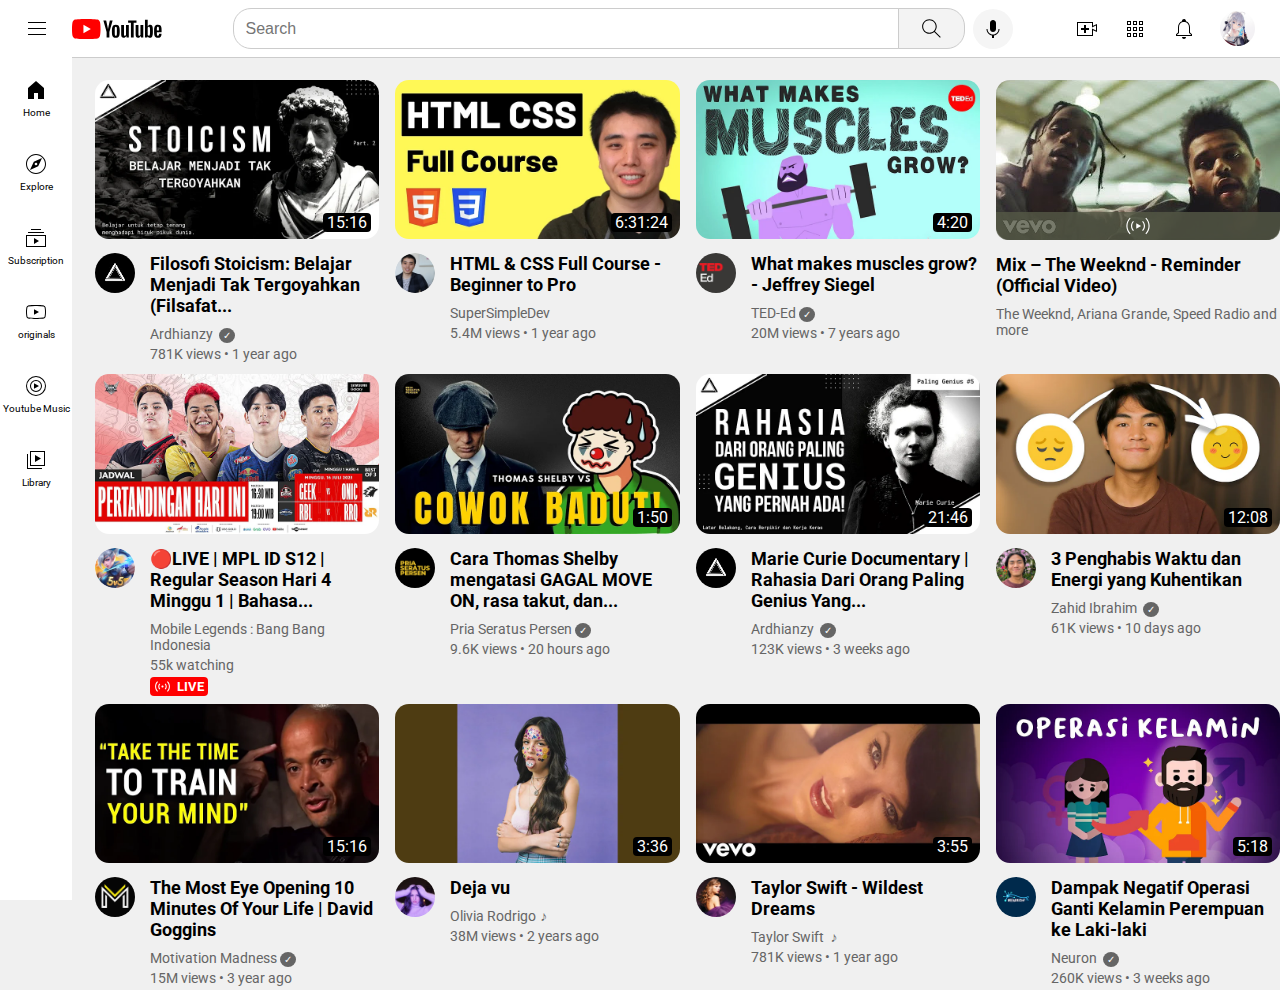
<file: index.html>
<!DOCTYPE html>
<html lang="id">
  <head>
    <title>youtube by firja</title>
    <link rel="stylesheet" href="css/header.css">
    <link rel="stylesheet" href="css/general.css">
    <link rel="stylesheet" href="css/sidebar.css">
    <link rel="stylesheet" href="css/main.css">
    <link rel="preconnect" href="https://fonts.googleapis.com">
    <link rel="preconnect" href="https://fonts.gstatic.com" crossorigin>
    <link href="https://fonts.googleapis.com/css2?family=Roboto:wght@400;700&display=swap" rel="stylesheet">
  </head>
  <body>

    <header class="head">
      <div class="h-left">
        <img src="icon/hamburger-menu.svg" class="left-icon1">
        <img src="icon/youtube-logo.svg" class="left-icon2">
      </div>
      <div class="h-center">
        <input type="search" class="center-input" placeholder="Search">
        <div class="container-center-hover">  
          <button class="center-button1">
            <img src="icon/search.svg" class="center-icon1">
          </button>
          <div class="abs1">Search</div>
        </div>
        <div class="container-center-hover">        
          <button class="center-button2">
            <img src="icon/voice-search-icon.svg" class="center-icon2">
          </button>
          <div class="abs1">Search with your voice</div>
        </div>
      </div>
      <div class="h-right">
        <div class="container-center-hover">
          <img src="icon/upload.svg" class="right-icon1">
          <div class="abs1">Create</div>
        </div>       
        <div class="container-center-hover">
          <img src="icon/youtube-apps.svg" class="right-icon1">
          <div class="abs1">Youtube apps</div>
        </div>              
        <div class="container-center-hover">
          <img src="icon/notifications.svg" class="right-icon1">
          <div class="abs1">Notifications</div>
        </div>                            
        <img src="Profile-thumbnail/pxfuel.jpg" class="right-profile">                                  
      </div>
    </header>

    <nav class="sidebar">
      <div class="div-sidebar-icon">
        <img src="icon/home.svg" class="sidebar-icon-1">
        <div>Home</div>
      </div>
      <div class="div-sidebar-icon">
        <img src="icon/explore.svg" class="sidebar-icon-1">
        <div>Explore</div>
      </div>
      <div class="div-sidebar-icon">
        <img src="icon/subscriptions.svg" class="sidebar-icon-1">
        <div>Subscription</div>
      </div>
      <div class="div-sidebar-icon">
        <img src="icon/originals.svg" class="sidebar-icon-1">
        <div>originals</div>
      </div>
      <div class="div-sidebar-icon">
        <img src="icon/youtube-music.svg" class="sidebar-icon-1">
        <div>Youtube Music</div>
      </div>
      <div class="div-sidebar-icon">
        <img src="icon/library.svg" class="sidebar-icon-1">
        <div>Library</div>
      </div>
    </nav>

    <main>
      <div class="container-whole-vidio">
        <div class="container-vidio">
          <div class="container-thumbnail">
            <img src="Profile-thumbnail/thumbnail-1.webp" class="thumbnail">
            <div class="time">15:16</div>
          </div>
          <div class="profile-title">
            <div class="container-Profile">
              <img src="Profile-thumbnail/profile-1.jpg" class="profile-picture">
            </div>
            <div class="container-title">
              <div class="title">Filosofi Stoicism: Belajar Menjadi Tak Tergoyahkan (Filsafat...</div>
              <div class="name-views">Ardhianzy <Span class="centang">✓</Span></div>
              <div class="name-views">781K views &#x2022; 1 year ago</div>
            </div>
          </div>
        </div>

        <div class="container-vidio">
          <div class="container-thumbnail">
            <img src="Profile-thumbnail/thumbnail-2.webp" class="thumbnail">
            <div class="time">6:31:24</div>
          </div>
          <div class="profile-title">
            <div class="container-Profile">
              <img src="Profile-thumbnail/profile-2.jpg" class="profile-picture">
            </div>
            <div class="container-title">
              <div class="title">HTML & CSS Full Course - Beginner to Pro</div>
              <div class="name-views">SuperSimpleDev</div>
              <div class="name-views">5.4M views &#x2022; 1 year ago</div>
            </div>
          </div>
        </div>

        <div class="container-vidio">
          <div class="container-thumbnail">
            <img src="Profile-thumbnail/thumbnail-3.webp" class="thumbnail">
            <div class="time">4:20</div>
          </div>
          <div class="profile-title">
            <div class="container-Profile">
              <img src="Profile-thumbnail/profile-3.jpg" class="profile-picture">
            </div>
            <div class="container-title">
              <div class="title">What makes muscles grow? - Jeffrey Siegel</div>
              <div class="name-views">TED-Ed<Span class="centang">✓</Span></div>
              <div class="name-views">20M views &#x2022; 7 years ago</div>
            </div>
          </div>
        </div>

        <div class="container-vidio">
          <div class="container-thumbnail">
            <img src="Profile-thumbnail/thumbnail-4.jpg" class="thumbnail">
            <div class="container-svg">
              <div class="svg">
                <svg height="24" viewBox="0 0 24 24" width="24" focusable="false" style="pointer-events: none;  width: 100%; height: 100%;"><path d="M10.5 14.41V9.6l4.17 2.4-4.17 2.41zM8.48 8.45l-.71-.7C6.68 8.83 6 10.34 6 12s.68 3.17 1.77 4.25l.71-.71C7.57 14.64 7 13.39 7 12s.57-2.64 1.48-3.55zm7.75-.7-.71.71c.91.9 1.48 2.15 1.48 3.54s-.57 2.64-1.48 3.55l.71.71C17.32 15.17 18 13.66 18 12s-.68-3.17-1.77-4.25zM5.65 5.63l-.7-.71C3.13 6.73 2 9.24 2 12s1.13 5.27 2.95 7.08l.71-.71C4.02 16.74 3 14.49 3 12s1.02-4.74 2.65-6.37zm13.4-.71-.71.71C19.98 7.26 21 9.51 21 12s-1.02 4.74-2.65 6.37l.71.71C20.87 17.27 22 14.76 22 12s-1.13-5.27-2.95-7.08z"></path></svg>
              </div>
            </div>
          </div>
          <div class="profile-title">
            <div class="container-title">
              <div class="title">Mix – The Weeknd - Reminder (Official Video)</div>
              <div class="name-views">The Weeknd, Ariana Grande, Speed Radio and more</div>
            </div>
          </div>
        </div>

        <div class="container-vidio">
          <div class="container-thumbnail">
            <img src="Profile-thumbnail/thumbnail-5.webp" class="thumbnail">
          </div>
          <div class="profile-title">
            <div class="container-Profile">
              <img src="Profile-thumbnail/profile-5.jpg" class="profile-picture">
            </div>
            <div class="container-title">
              <div class="title">🔴LIVE | MPL ID S12 | Regular Season Hari 4 Minggu 1 | Bahasa...</div>
              <div class="name-views">Mobile Legends : Bang Bang Indonesia</div>
              <div class="name-views">55k watching</div>
              <div class="live">
                <svg height="16" viewBox="0 0 16 16" width="16" focusable="false" style="pointer-events: none; display: block; width: 100%; height: 100%;"><path d="M9 8c0 .55-.45 1-1 1s-1-.45-1-1 .45-1 1-1 1 .45 1 1Zm1.11 2.13.71.71C11.55 10.11 12 9.11 12 8c0-1.11-.45-2.11-1.18-2.84l-.71.71c.55.55.89 1.3.89 2.13 0 .83-.34 1.58-.89 2.13Zm-4.93.71.71-.71C5.34 9.58 5 8.83 5 8c0-.83.34-1.58.89-2.13l-.71-.71C4.45 5.89 4 6.89 4 8c0 1.11.45 2.11 1.18 2.84Zm7.05 1.41.71.71C14.21 11.69 15 9.94 15 8s-.79-3.69-2.06-4.96l-.71.71C13.32 4.84 14 6.34 14 8c0 1.66-.68 3.16-1.77 4.25Zm-9.17.71.71-.71C2.68 11.16 2 9.66 2 8c0-1.66.68-3.16 1.77-4.25l-.71-.71C1.79 4.31 1 6.06 1 8s.79 3.69 2.06 4.96Z"></path></svg>
                <div style="margin-left: 6px; color: white; font-size: 13px;">LIVE</div>
              </div>
            </div>
          </div>
        </div>

        <div class="container-vidio">
          <div class="container-thumbnail">
            <img src="Profile-thumbnail/thumbnail-6.webp" class="thumbnail">
            <div class="time">1:50</div>
          </div>
          <div class="profile-title">
            <div class="container-Profile">
              <img src="Profile-thumbnail/profile-6.jpg" class="profile-picture">
            </div>
            <div class="container-title">
              <div class="title">Cara Thomas Shelby mengatasi GAGAL MOVE ON, rasa takut, dan...</div>
              <div class="name-views">Pria Seratus Persen<Span class="centang">✓</Span></div>
              <div class="name-views">9.6K views &#x2022; 20 hours ago</div>            
            </div>
          </div>
        </div>

        <div class="container-vidio">
          <div class="container-thumbnail">
            <img src="Profile-thumbnail/thumbnail8.webp" class="thumbnail">
            <div class="time">21:46</div>
          </div>
          <div class="profile-title">
            <div class="container-Profile">
              <img src="Profile-thumbnail/profile-1.jpg" class="profile-picture">
            </div>
            <div class="container-title">
              <div class="title">Marie Curie Documentary | Rahasia Dari Orang Paling Genius Yang...</div>
              <div class="name-views">Ardhianzy <Span class="centang">✓</Span></div>
              <div class="name-views">123K views &#x2022; 3 weeks ago</div>
            </div>
          </div>
        </div>

        <div class="container-vidio">
          <div class="container-thumbnail">
            <img src="Profile-thumbnail/thumbnail-9.webp" class="thumbnail">
            <div class="time">12:08</div>
          </div>
          <div class="profile-title">
            <div class="container-Profile">
              <img src="Profile-thumbnail/profile-8.jpg" class="profile-picture">
            </div>
            <div class="container-title">
              <div class="title">3 Penghabis Waktu dan Energi yang Kuhentikan</div>
              <div class="name-views">Zahid Ibrahim <Span class="centang">✓</Span></div>
              <div class="name-views">61K views &#x2022; 10 days ago</div>
            </div>
          </div>
        </div>

        <div class="container-vidio">
          <div class="container-thumbnail">
            <img src="Profile-thumbnail/thumbnail-7.webp" class="thumbnail">
            <div class="time">15:16</div>
          </div>
          <div class="profile-title">
            <div class="container-Profile">
              <img src="Profile-thumbnail/profile7.jpg" class="profile-picture">
            </div>
            <div class="container-title">
              <div class="title">The Most Eye Opening 10 Minutes Of Your Life | David Goggins</div>
              <div class="name-views">Motivation Madness<Span class="centang">✓</Span></div>
              <div class="name-views">15M views &#x2022; 3 year ago</div>
            </div>
          </div>
        </div>

        <div class="container-vidio">
          <div class="container-thumbnail">
            <img src="Profile-thumbnail/thumbnail-10.webp" class="thumbnail">
            <div class="time">3:36</div>
          </div>
          <div class="profile-title">
            <div class="container-Profile">
              <img src="Profile-thumbnail/profile-10.jpg" class="profile-picture">
            </div>
            <div class="container-title">
              <div class="title">Deja vu</div>
              <div class="name-views">Olivia Rodrigo<Span style="margin-left: 4px;">♪</Span></div>
              <div class="name-views">38M views &#x2022; 2 years ago</div>
            </div>
          </div>
        </div>

        <div class="container-vidio">
          <div class="container-thumbnail">
            <img src="Profile-thumbnail/thumbnail-11.webp" class="thumbnail">
            <div class="time">3:55</div>
          </div>
          <div class="profile-title">
            <div class="container-Profile">
              <img src="Profile-thumbnail/profile-11.jpg" class="profile-picture">
            </div>
            <div class="container-title">
              <div class="title">Taylor Swift - Wildest Dreams</div>
              <div class="name-views">Taylor Swift <Span style="margin-left: 4px;">♪</Span></div>
              <div class="name-views">781K views &#x2022; 1 year ago</div>
            </div>
          </div>
        </div>

        <div class="container-vidio">
          <div class="container-thumbnail">
            <img src="Profile-thumbnail/thumbnail-12.webp" class="thumbnail">
            <div class="time">5:18</div>
          </div>
          <div class="profile-title">
            <div class="container-Profile">
              <img src="Profile-thumbnail/profile-12.jpg" class="profile-picture">
            </div>
            <div class="container-title">
              <div class="title">Dampak Negatif Operasi Ganti Kelamin Perempuan ke Laki-laki</div>
              <div class="name-views">Neuron <Span class="centang">✓</Span></div>
              <div class="name-views">260K views &#x2022; 3 weeks ago</div>
            </div>
          </div>
        </div>

      </div>
    </main>
  </body>
</html>
</file>
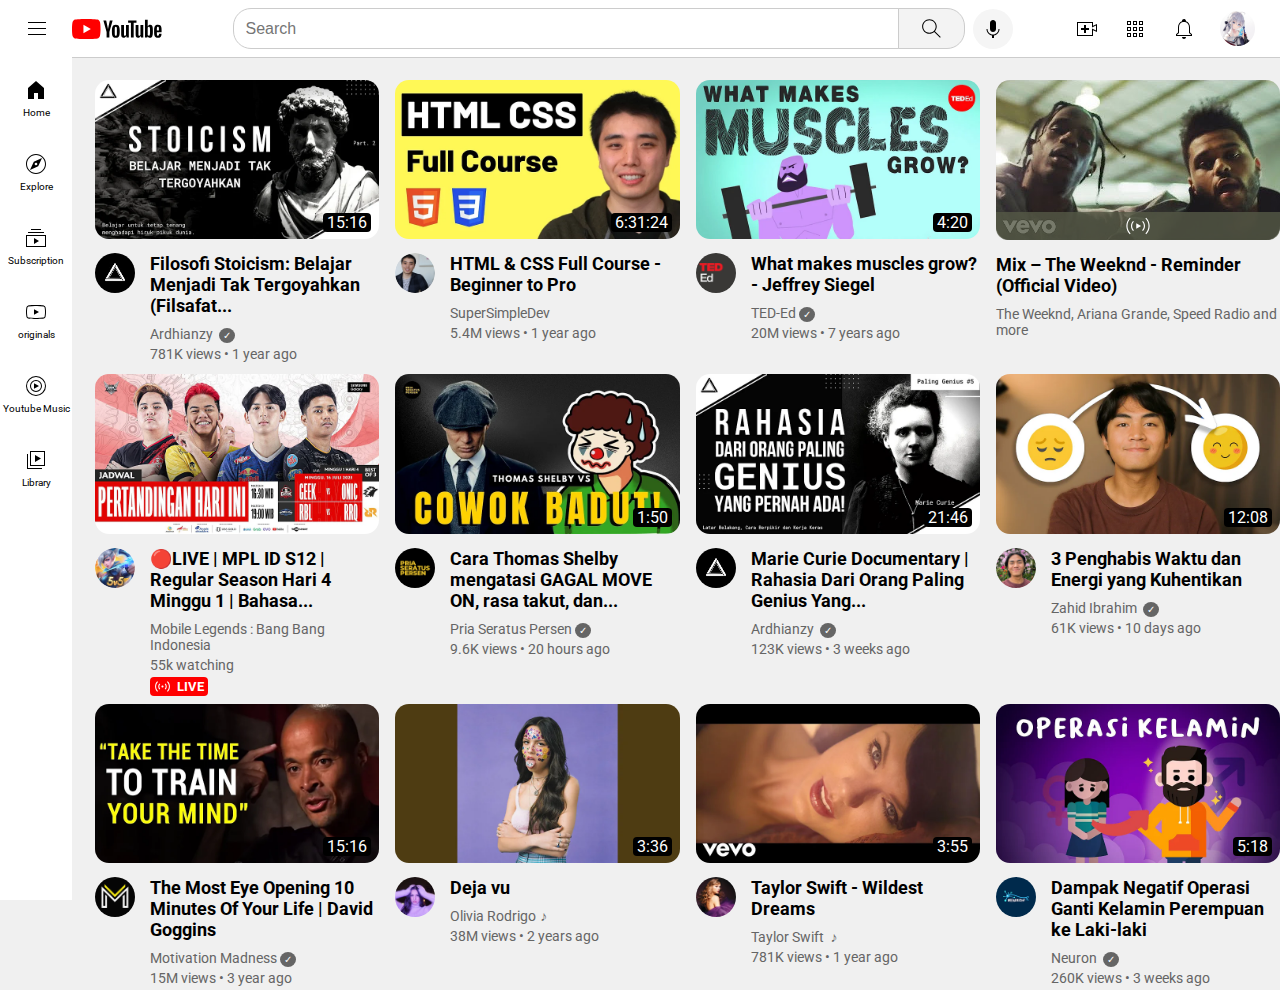
<file: youtube.html>
<!DOCTYPE html>
<html lang="id">
  <head>
    <title>youtube by firja</title>
    <link rel="stylesheet" href="css/header.css">
    <link rel="stylesheet" href="css/general.css">
    <link rel="stylesheet" href="css/sidebar.css">
    <link rel="stylesheet" href="css/main.css">
    <link rel="preconnect" href="https://fonts.googleapis.com">
    <link rel="preconnect" href="https://fonts.gstatic.com" crossorigin>
    <link href="https://fonts.googleapis.com/css2?family=Roboto:wght@400;700&display=swap" rel="stylesheet">
  </head>
  <body>

    <header class="head">
      <div class="h-left">
        <img src="icon/hamburger-menu.svg" class="left-icon1">
        <img src="icon/youtube-logo.svg" class="left-icon2">
      </div>
      <div class="h-center">
        <input type="search" class="center-input" placeholder="Search">
        <div class="container-center-hover">  
          <button class="center-button1">
            <img src="icon/search.svg" class="center-icon1">
          </button>
          <div class="abs1">Search</div>
        </div>
        <div class="container-center-hover">        
          <button class="center-button2">
            <img src="icon/voice-search-icon.svg" class="center-icon2">
          </button>
          <div class="abs1">Search with your voice</div>
        </div>
      </div>
      <div class="h-right">
        <div class="container-center-hover">
          <img src="icon/upload.svg" class="right-icon1">
          <div class="abs1">Create</div>
        </div>       
        <div class="container-center-hover">
          <img src="icon/youtube-apps.svg" class="right-icon1">
          <div class="abs1">Youtube apps</div>
        </div>              
        <div class="container-center-hover">
          <img src="icon/notifications.svg" class="right-icon1">
          <div class="abs1">Notifications</div>
        </div>                            
        <img src="Profile-thumbnail/pxfuel.jpg" class="right-profile">                                  
      </div>
    </header>

    <nav class="sidebar">
      <div class="div-sidebar-icon">
        <img src="icon/home.svg" class="sidebar-icon-1">
        <div>Home</div>
      </div>
      <div class="div-sidebar-icon">
        <img src="icon/explore.svg" class="sidebar-icon-1">
        <div>Explore</div>
      </div>
      <div class="div-sidebar-icon">
        <img src="icon/subscriptions.svg" class="sidebar-icon-1">
        <div>Subscription</div>
      </div>
      <div class="div-sidebar-icon">
        <img src="icon/originals.svg" class="sidebar-icon-1">
        <div>originals</div>
      </div>
      <div class="div-sidebar-icon">
        <img src="icon/youtube-music.svg" class="sidebar-icon-1">
        <div>Youtube Music</div>
      </div>
      <div class="div-sidebar-icon">
        <img src="icon/library.svg" class="sidebar-icon-1">
        <div>Library</div>
      </div>
    </nav>

    <main>
      <div class="container-whole-vidio">
        <div class="container-vidio">
          <div class="container-thumbnail">
            <img src="Profile-thumbnail/thumbnail-1.webp" class="thumbnail">
            <div class="time">15:16</div>
          </div>
          <div class="profile-title">
            <div class="container-Profile">
              <img src="Profile-thumbnail/profile-1.jpg" class="profile-picture">
            </div>
            <div class="container-title">
              <div class="title">Filosofi Stoicism: Belajar Menjadi Tak Tergoyahkan (Filsafat...</div>
              <div class="name-views">Ardhianzy <Span class="centang">✓</Span></div>
              <div class="name-views">781K views &#x2022; 1 year ago</div>
            </div>
          </div>
        </div>

        <div class="container-vidio">
          <div class="container-thumbnail">
            <img src="Profile-thumbnail/thumbnail-2.webp" class="thumbnail">
            <div class="time">6:31:24</div>
          </div>
          <div class="profile-title">
            <div class="container-Profile">
              <img src="Profile-thumbnail/profile-2.jpg" class="profile-picture">
            </div>
            <div class="container-title">
              <div class="title">HTML & CSS Full Course - Beginner to Pro</div>
              <div class="name-views">SuperSimpleDev</div>
              <div class="name-views">5.4M views &#x2022; 1 year ago</div>
            </div>
          </div>
        </div>

        <div class="container-vidio">
          <div class="container-thumbnail">
            <img src="Profile-thumbnail/thumbnail-3.webp" class="thumbnail">
            <div class="time">4:20</div>
          </div>
          <div class="profile-title">
            <div class="container-Profile">
              <img src="Profile-thumbnail/profile-3.jpg" class="profile-picture">
            </div>
            <div class="container-title">
              <div class="title">What makes muscles grow? - Jeffrey Siegel</div>
              <div class="name-views">TED-Ed<Span class="centang">✓</Span></div>
              <div class="name-views">20M views &#x2022; 7 years ago</div>
            </div>
          </div>
        </div>

        <div class="container-vidio">
          <div class="container-thumbnail">
            <img src="Profile-thumbnail/thumbnail-4.jpg" class="thumbnail">
            <div class="container-svg">
              <div class="svg">
                <svg height="24" viewBox="0 0 24 24" width="24" focusable="false" style="pointer-events: none;  width: 100%; height: 100%;"><path d="M10.5 14.41V9.6l4.17 2.4-4.17 2.41zM8.48 8.45l-.71-.7C6.68 8.83 6 10.34 6 12s.68 3.17 1.77 4.25l.71-.71C7.57 14.64 7 13.39 7 12s.57-2.64 1.48-3.55zm7.75-.7-.71.71c.91.9 1.48 2.15 1.48 3.54s-.57 2.64-1.48 3.55l.71.71C17.32 15.17 18 13.66 18 12s-.68-3.17-1.77-4.25zM5.65 5.63l-.7-.71C3.13 6.73 2 9.24 2 12s1.13 5.27 2.95 7.08l.71-.71C4.02 16.74 3 14.49 3 12s1.02-4.74 2.65-6.37zm13.4-.71-.71.71C19.98 7.26 21 9.51 21 12s-1.02 4.74-2.65 6.37l.71.71C20.87 17.27 22 14.76 22 12s-1.13-5.27-2.95-7.08z"></path></svg>
              </div>
            </div>
          </div>
          <div class="profile-title">
            <div class="container-title">
              <div class="title">Mix – The Weeknd - Reminder (Official Video)</div>
              <div class="name-views">The Weeknd, Ariana Grande, Speed Radio and more</div>
            </div>
          </div>
        </div>

        <div class="container-vidio">
          <div class="container-thumbnail">
            <img src="Profile-thumbnail/thumbnail-5.webp" class="thumbnail">
          </div>
          <div class="profile-title">
            <div class="container-Profile">
              <img src="Profile-thumbnail/profile-5.jpg" class="profile-picture">
            </div>
            <div class="container-title">
              <div class="title">🔴LIVE | MPL ID S12 | Regular Season Hari 4 Minggu 1 | Bahasa...</div>
              <div class="name-views">Mobile Legends : Bang Bang Indonesia</div>
              <div class="name-views">55k watching</div>
              <div class="live">
                <svg height="16" viewBox="0 0 16 16" width="16" focusable="false" style="pointer-events: none; display: block; width: 100%; height: 100%;"><path d="M9 8c0 .55-.45 1-1 1s-1-.45-1-1 .45-1 1-1 1 .45 1 1Zm1.11 2.13.71.71C11.55 10.11 12 9.11 12 8c0-1.11-.45-2.11-1.18-2.84l-.71.71c.55.55.89 1.3.89 2.13 0 .83-.34 1.58-.89 2.13Zm-4.93.71.71-.71C5.34 9.58 5 8.83 5 8c0-.83.34-1.58.89-2.13l-.71-.71C4.45 5.89 4 6.89 4 8c0 1.11.45 2.11 1.18 2.84Zm7.05 1.41.71.71C14.21 11.69 15 9.94 15 8s-.79-3.69-2.06-4.96l-.71.71C13.32 4.84 14 6.34 14 8c0 1.66-.68 3.16-1.77 4.25Zm-9.17.71.71-.71C2.68 11.16 2 9.66 2 8c0-1.66.68-3.16 1.77-4.25l-.71-.71C1.79 4.31 1 6.06 1 8s.79 3.69 2.06 4.96Z"></path></svg>
                <div style="margin-left: 6px; color: white; font-size: 13px;">LIVE</div>
              </div>
            </div>
          </div>
        </div>

        <div class="container-vidio">
          <div class="container-thumbnail">
            <img src="Profile-thumbnail/thumbnail-6.webp" class="thumbnail">
            <div class="time">1:50</div>
          </div>
          <div class="profile-title">
            <div class="container-Profile">
              <img src="Profile-thumbnail/profile-6.jpg" class="profile-picture">
            </div>
            <div class="container-title">
              <div class="title">Cara Thomas Shelby mengatasi GAGAL MOVE ON, rasa takut, dan...</div>
              <div class="name-views">Pria Seratus Persen<Span class="centang">✓</Span></div>
              <div class="name-views">9.6K views &#x2022; 20 hours ago</div>            
            </div>
          </div>
        </div>

        <div class="container-vidio">
          <div class="container-thumbnail">
            <img src="Profile-thumbnail/thumbnail8.webp" class="thumbnail">
            <div class="time">21:46</div>
          </div>
          <div class="profile-title">
            <div class="container-Profile">
              <img src="Profile-thumbnail/profile-1.jpg" class="profile-picture">
            </div>
            <div class="container-title">
              <div class="title">Marie Curie Documentary | Rahasia Dari Orang Paling Genius Yang...</div>
              <div class="name-views">Ardhianzy <Span class="centang">✓</Span></div>
              <div class="name-views">123K views &#x2022; 3 weeks ago</div>
            </div>
          </div>
        </div>

        <div class="container-vidio">
          <div class="container-thumbnail">
            <img src="Profile-thumbnail/thumbnail-9.webp" class="thumbnail">
            <div class="time">12:08</div>
          </div>
          <div class="profile-title">
            <div class="container-Profile">
              <img src="Profile-thumbnail/profile-8.jpg" class="profile-picture">
            </div>
            <div class="container-title">
              <div class="title">3 Penghabis Waktu dan Energi yang Kuhentikan</div>
              <div class="name-views">Zahid Ibrahim <Span class="centang">✓</Span></div>
              <div class="name-views">61K views &#x2022; 10 days ago</div>
            </div>
          </div>
        </div>

        <div class="container-vidio">
          <div class="container-thumbnail">
            <img src="Profile-thumbnail/thumbnail-7.webp" class="thumbnail">
            <div class="time">15:16</div>
          </div>
          <div class="profile-title">
            <div class="container-Profile">
              <img src="Profile-thumbnail/profile7.jpg" class="profile-picture">
            </div>
            <div class="container-title">
              <div class="title">The Most Eye Opening 10 Minutes Of Your Life | David Goggins</div>
              <div class="name-views">Motivation Madness<Span class="centang">✓</Span></div>
              <div class="name-views">15M views &#x2022; 3 year ago</div>
            </div>
          </div>
        </div>

        <div class="container-vidio">
          <div class="container-thumbnail">
            <img src="Profile-thumbnail/thumbnail-10.webp" class="thumbnail">
            <div class="time">3:36</div>
          </div>
          <div class="profile-title">
            <div class="container-Profile">
              <img src="Profile-thumbnail/profile-10.jpg" class="profile-picture">
            </div>
            <div class="container-title">
              <div class="title">Deja vu</div>
              <div class="name-views">Olivia Rodrigo<Span style="margin-left: 4px;">♪</Span></div>
              <div class="name-views">38M views &#x2022; 2 years ago</div>
            </div>
          </div>
        </div>

        <div class="container-vidio">
          <div class="container-thumbnail">
            <img src="Profile-thumbnail/thumbnail-11.webp" class="thumbnail">
            <div class="time">3:55</div>
          </div>
          <div class="profile-title">
            <div class="container-Profile">
              <img src="Profile-thumbnail/profile-11.jpg" class="profile-picture">
            </div>
            <div class="container-title">
              <div class="title">Taylor Swift - Wildest Dreams</div>
              <div class="name-views">Taylor Swift <Span style="margin-left: 4px;">♪</Span></div>
              <div class="name-views">781K views &#x2022; 1 year ago</div>
            </div>
          </div>
        </div>

        <div class="container-vidio">
          <div class="container-thumbnail">
            <img src="Profile-thumbnail/thumbnail-12.webp" class="thumbnail">
            <div class="time">5:18</div>
          </div>
          <div class="profile-title">
            <div class="container-Profile">
              <img src="Profile-thumbnail/profile-12.jpg" class="profile-picture">
            </div>
            <div class="container-title">
              <div class="title">Dampak Negatif Operasi Ganti Kelamin Perempuan ke Laki-laki</div>
              <div class="name-views">Neuron <Span class="centang">✓</Span></div>
              <div class="name-views">260K views &#x2022; 3 weeks ago</div>
            </div>
          </div>
        </div>

      </div>
    </main>
  </body>
</html>
</file>
<file: css/header.css>
.head {
  display: flex;
  justify-content: space-between;
  align-items: center;
  height: 57px;
  position: fixed;
  right: 0;
  top: 0;
  left: 0;
  border-bottom: 1px solid rgb(204, 204, 204);
  z-index: 100;
  background-color: white;
}

.h-left {
  display: flex;
  align-items: center;
  margin-left: 25px;
}

.left-icon1 {
  width: 24px;
  margin-right: 23px;
  
}

.left-icon2 {
  width: 90px;
}

.h-center {
  display: flex;
  align-items: center;
  max-width: 780px;
  flex: 1;
  margin-left: 35px;
}

.center-input {
  flex: 1;
  height: 41px;
  min-width: 0;
  border: 1px solid rgb(204, 204, 204);
  padding-left: 12px;
  font-size: 16px;
  width: 0;
  outline: none;
  border-radius: 18px 0 0 18px  ;
}

.container-center-hover{
  position: relative;
  display: flex;
  align-items: center;
  white-space: nowrap;
  justify-content: center;
}

.abs1 {
  position: absolute;
  bottom: -50px;
  color: white;
  background-color: rgb(106, 106, 106);
  padding: 6px;
  border-radius: 4px;
  opacity: 0;
  pointer-events: none;
  transition: opacity 0.15s;
}

.container-center-hover:hover .abs1 {
  opacity: 1;
}

.center-button1 {
  border: 1px solid rgb(204, 204, 204);
  padding-left: 20px;
  padding-right: 20px;
  margin-left: -2px;
  background-color: rgb(243, 243, 243); 
  display: flex;
  align-items: center;
  justify-content: center;
  border-radius: 0 18px 18px 0px;
}

.center-icon1 {
  width: 25px;
  height: 37px;
}

.center-button2 {
 border: none;
 border-radius: 50%;
 padding: 8px 8px 8px 8px;
 display: flex;
 align-items: center;
 justify-content: center;
 margin-left: 8px;
 background-color: rgb(245, 245, 245);
}

.center-icon2 {
  width: 24px;
  height: 24px;
}

.h-right {
  display: flex;
  justify-content: space-between;
  margin-right: 25px;
  width: 180px;
  align-items: center;
  margin-left: 27px;
  flex-shrink: 0;
}

.right-icon1 {
  width: 24px;
}

.right-profile {
  width: 35px;
  height: 35px;
  border-radius: 50%;
  object-fit: cover;
  object-position: top;
}
</file>
<file: css/general.css>
body {
  font-family: roboto, arial;
  background-color: rgb(240, 240, 240);
  margin: 0;
  padding-left: 95px;
  padding-top: 80px;
  font-size: 16px;
}
</file>
<file: css/sidebar.css>
.sidebar {
  position: fixed;
  bottom: 0;
  top: 56px;
  left: 0;
  z-index: 200;
  width: 72px;
  padding-top: 5px;
  display: flex;
  flex-direction: column;
  align-items: center;
  background-color: white;
}

.div-sidebar-icon {
  display: flex;
  align-items: center;
  flex-direction: column;
  justify-content: center;
  height: 74px;
  font-size: 10px;
}

.sidebar-icon-1 {
  height: 24px;
  margin-bottom: 5px;
}
</file>
<file: css/main.css>
@media (max-width: 750px) {
  .container-whole-vidio {
   grid-template-columns: 1fr 1fr;
  }
}

@media (min-width: 751px ) and (max-width: 999px) {
  .container-whole-vidio {
   grid-template-columns: 1fr 1fr 1fr;
  }
}

@media (min-width: 1000px) {
  .container-whole-vidio {
   grid-template-columns: 1fr 1fr 1fr 1fr;
  }
} 

.container-whole-vidio {
  display: grid;
  column-gap: 16px;
  row-gap: 8px;
}

.container-vidio {
 vertical-align: top;
}

.container-thumbnail {
  position: relative;
}

.thumbnail {
  width: 100%;
  border-radius: 14px;
  transition: border-radius 0.20s;
}

.thumbnail:hover {
  border-radius: 0;
}

.time {
  position: absolute;
  color: white;
  background-color: black;
  padding: 0 4px 0 4px;
  bottom: 11px;
  right: 8px;
  border-radius: 4px;
}

.profile-title {
  display: flex;
  margin-top: 10px; 
  
}

.profile-picture {
  width: 40px;
  height: 40px;
  border-radius: 50%;
  object-fit: cover;
  margin-right: 15px;
}

.title {
  font-weight: 700;
  font-size: 18px;
  margin-bottom: 10px;
}

.name-views {
  color: rgb(101, 101, 101);
  font-size: 14px;
  margin-bottom: 4px;
 
}

.container-svg {
  position: absolute;
  bottom: 4px;
  right: 0;
  left: 0;
  display: flex;
  height: 28px;
  justify-content: center;
  background-color: rgba(85, 89, 70, 0.8);
  border-radius:  0 0 12px  12px;
}

.svg {
  fill: currentColor;
  color: white;
}

.centang {
  background-color: rgb(101, 101, 101);
  color: white;
  border-radius: 50%;
  padding: 2px 4px 2px 4px;
  font-size: 10px;
  margin-left: 3px;
}

.live {
  width: 50px;
  display: flex;
  justify-content: space-between;
  align-items: center;
  background-color: red;
  padding: 1px 4px 1px 4px;
  fill: white;
  border-radius: 4px;
  font-weight: 700;
}
</file>
